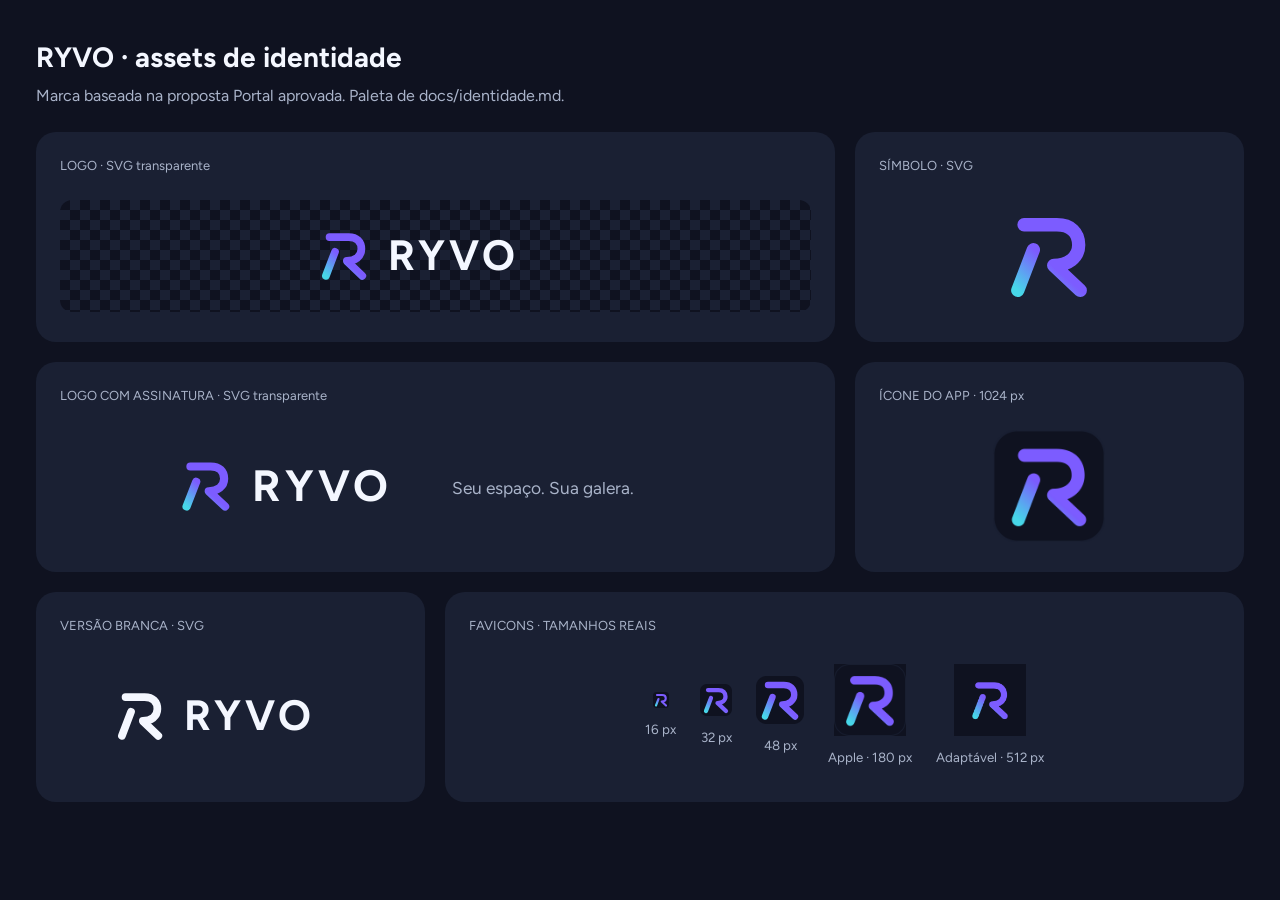
<file: assets/identidade/preview.html>
<!doctype html><html lang="pt-BR"><meta charset="utf-8"><meta name="viewport" content="width=device-width,initial-scale=1"><title>RYVO — assets de identidade</title><style>@font-face{font-family:Figtree;src:url(../../fontes/figtree.woff2) format('woff2');font-weight:400 700}*{box-sizing:border-box}body{margin:0;padding:36px;background:#0F1220;color:#F4F7FF;font:16px/1.5 Figtree,system-ui,sans-serif}h1{font-size:28px;margin:0 0 6px}p{color:#A9B3C9;margin:0 0 24px}.grid{display:grid;grid-template-columns:repeat(3,1fr);gap:20px}.card{padding:24px;background:#1A2033;border-radius:20px;min-height:210px}.wide{grid-column:span 2}.name{font-size:13px;color:#A9B3C9;margin-bottom:24px}.center{display:flex;align-items:center;justify-content:center;min-height:112px}.sizes{display:flex;gap:24px;align-items:center}.sizes div{display:grid;justify-items:center;gap:12px}small{color:#A9B3C9}img{max-width:100%;height:auto}.icon{width:112px}.symbol{width:100px}.word{width:240px}.tagline{width:520px}.transparent{background-image:linear-gradient(45deg,#1A2033 25%,transparent 25%),linear-gradient(-45deg,#1A2033 25%,transparent 25%),linear-gradient(45deg,transparent 75%,#1A2033 75%),linear-gradient(-45deg,transparent 75%,#1A2033 75%);background-size:20px 20px;background-position:0 0,0 10px,10px -10px,-10px 0;background-color:#0F1220;border-radius:12px}@media(max-width:720px){.grid{grid-template-columns:1fr}.wide{grid-column:auto}}</style><h1>RYVO · assets de identidade</h1><p>Marca baseada na proposta Portal aprovada. Paleta de docs/identidade.md.</p><div class="grid"><div class="card wide"><div class="name">LOGO · SVG transparente</div><div class="center transparent"><img class="word" src="ryvo-logo.svg" alt="RYVO"></div></div><div class="card"><div class="name">SÍMBOLO · SVG</div><div class="center"><img class="symbol" src="ryvo-symbol.svg" alt="Símbolo portal"></div></div><div class="card wide"><div class="name">LOGO COM ASSINATURA · SVG transparente</div><div class="center"><img class="tagline" src="ryvo-logo-tagline.svg" alt="RYVO. Seu espaço. Sua galera."></div></div><div class="card"><div class="name">ÍCONE DO APP · 1024 px</div><div class="center"><img class="icon" src="ryvo-app-icon.png" alt="Ícone do app"></div></div><div class="card"><div class="name">VERSÃO BRANCA · SVG</div><div class="center"><img class="word" src="ryvo-logo-white.svg" alt="Logo branco"></div></div><div class="card wide"><div class="name">FAVICONS · TAMANHOS REAIS</div><div class="center sizes"><div><img src="favicon-16.png" width="16" height="16" alt="16 px"><small>16 px</small></div><div><img src="favicon-32.png" width="32" height="32" alt="32 px"><small>32 px</small></div><div><img src="favicon-48.png" width="48" height="48" alt="48 px"><small>48 px</small></div><div><img src="apple-touch-icon.png" width="72" height="72" alt="Ícone Apple"><small>Apple · 180 px</small></div><div><img src="icon-maskable-512.png" width="72" height="72" alt="Ícone adaptável"><small>Adaptável · 512 px</small></div></div></div></div></html>
</file>
